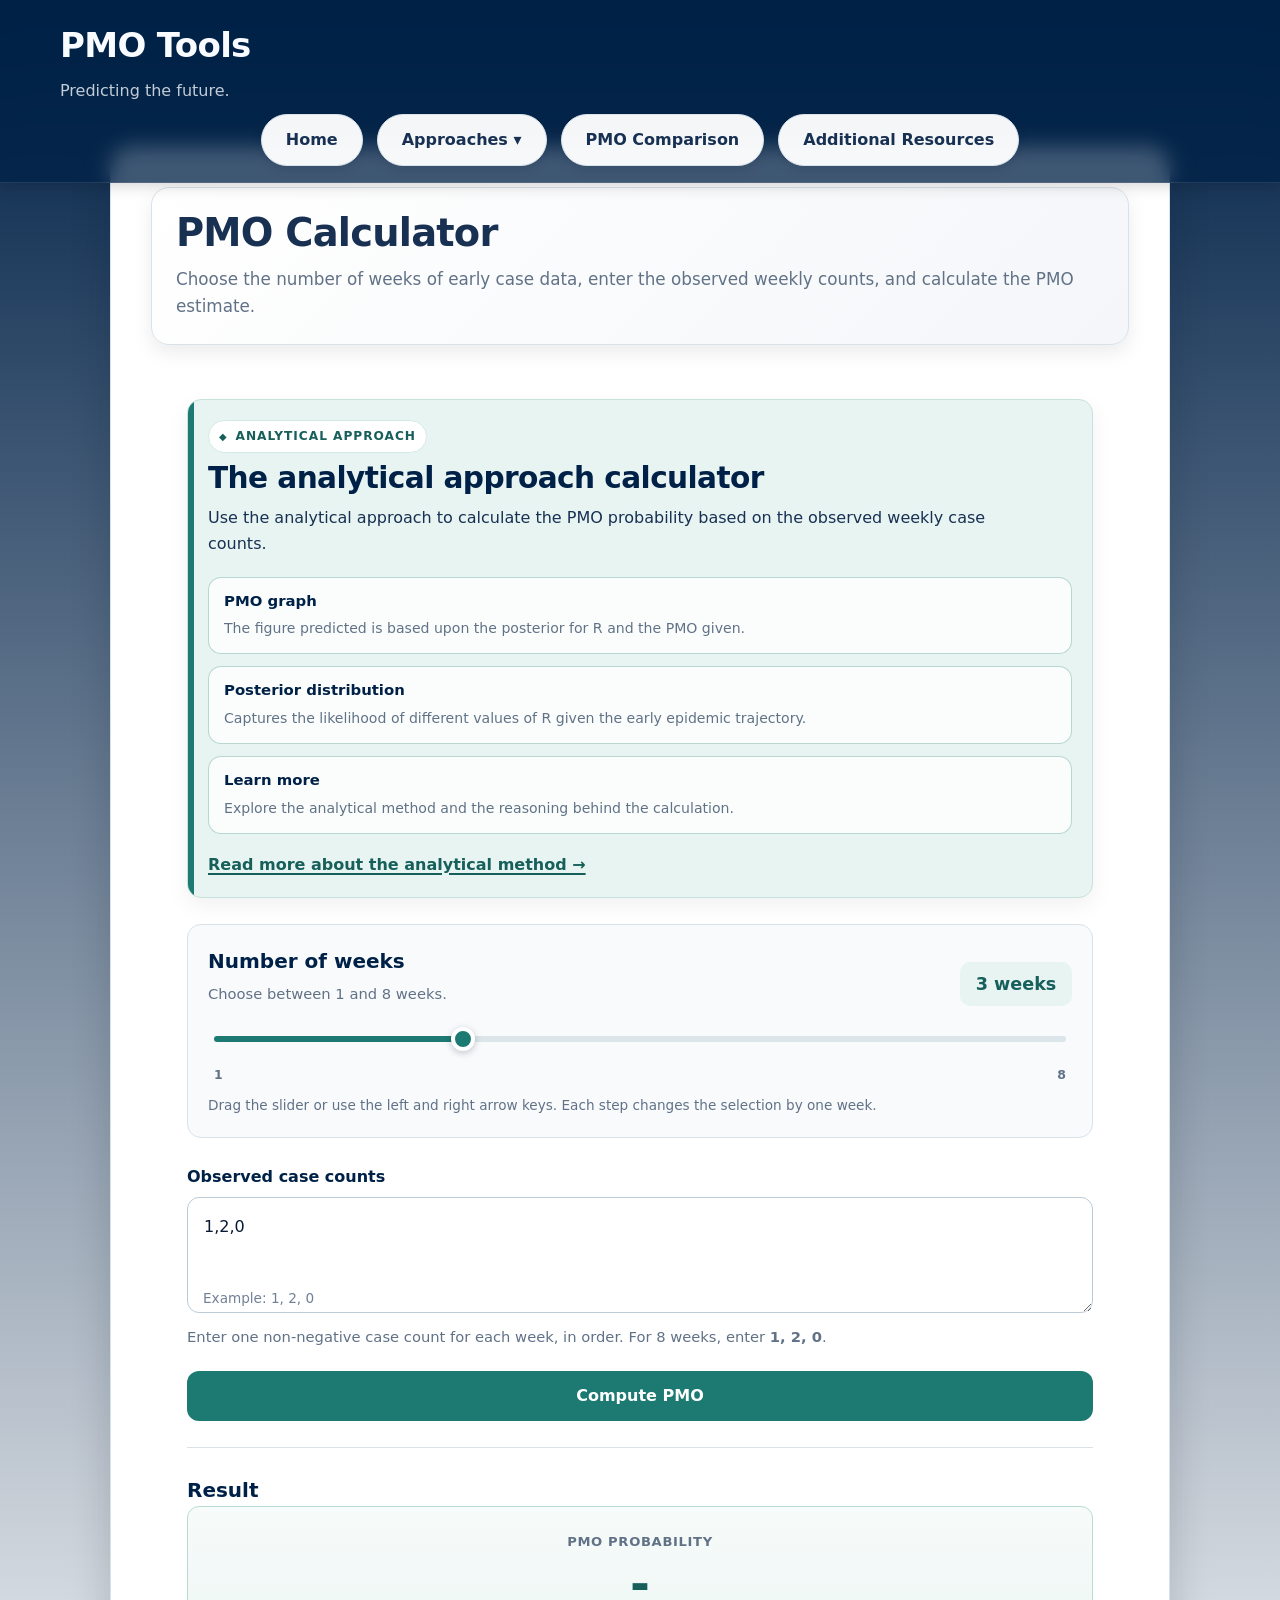
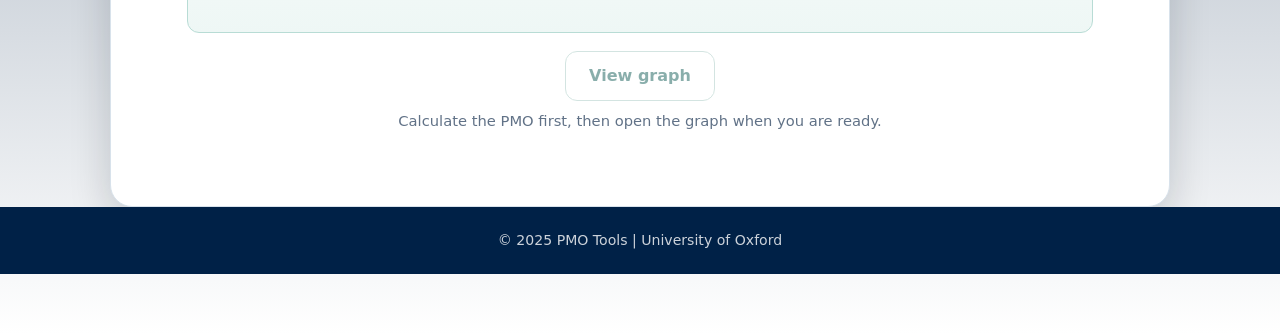
<file: docs/index.html>
<!DOCTYPE html>
<html lang="en">
<head>
  <meta charset="UTF-8" />
  <meta name="viewport" content="width=device-width, initial-scale=1.0" />
  <title>PMO Tools - PMO Calculator</title>
  <link rel="stylesheet" href="https://pyscript.net/releases/2024.1.1/core.css">
  <script type="module" src="https://pyscript.net/releases/2024.1.1/core.js"></script>
  <style>
    :root {
      --navy: #002147;
      --teal: #1d7a73;
      --teal-dark: #165f5a;
      --teal-soft: #e8f4f2;
      --page: #f4f6f9;
      --surface: #ffffff;
      --surface-soft: #f8fafc;
      --text: #183153;
      --text-dark: #081a33;
      --muted: #617287;
      --border: #d8e2eb;
      --focus: rgba(29, 122, 115, 0.22);
      --shadow: 0 14px 32px rgba(2, 14, 30, 0.10);
      --radius-lg: 20px;
      --radius-md: 14px;
    }

    * { box-sizing: border-box; }

    html { scroll-behavior: smooth; }

    body {
      margin: 0;
      font-family: system-ui, -apple-system, BlinkMacSystemFont, "Segoe UI", sans-serif;
      background: linear-gradient(180deg, var(--navy) 0%, #ffffff 100%);
      color: var(--text);
      line-height: 1.6;
      padding-bottom: 60px;
    }

    a { color: inherit; }

    .skip-link {
      position: absolute;
      left: 16px;
      top: -60px;
      z-index: 1000;
      padding: 12px 16px;
      background: #fff;
      color: var(--navy);
      border-radius: 10px;
      font-weight: 700;
      text-decoration: none;
    }

    .skip-link:focus { top: 16px; }

    .site-header {
      width: 100%;
      position: fixed;
      top: 0;
      left: 0;
      z-index: 20;
      background: rgba(0, 33, 71, 0.756);
      backdrop-filter: blur(10px);
      border-bottom: 1px solid rgba(255,255,255,0.10);
      box-shadow: 0 2px 15px rgba(0,0,0,0.18);
    }

    body {
      padding-top: 118px;
    }

    .header-inner {
      max-width: 1200px;
      margin: 0 auto;
      padding: 18px 20px 10px;
      display: flex;
      align-items: center;
      justify-content: space-between;
    }

    .brand {
      color: #fff;
      text-decoration: none;
      min-width: 0;
    }

    .site-brand {
      font-size: 34px;
      font-weight: 700;
      color: #f8fbff;
      letter-spacing: -0.02em;
    }

    .site-tagline {
      margin-top: 6px;
      font-size: 16px;
      color: rgba(248,251,255,0.78);
    }

    .site-nav {
      display: flex;
      justify-content: center;
      gap: 14px;
      padding: 0 20px 16px;
      flex-wrap: wrap;
    }

    .calculator-intro {
      position: relative;
      margin-bottom: 28px;
      padding: 26px 28px 24px 30px;
      background: linear-gradient(135deg, #f8fcfb 0%, #eef7f5 100%);
      border: 1px solid #c8e2dd;
      border-radius: 18px;
      box-shadow: 0 8px 22px rgba(2,14,30,0.06);
      overflow: hidden;
    }

    .calculator-intro::before {
      content: "";
      position: absolute;
      left: 0;
      top: 0;
      bottom: 0;
      width: 6px;
      background: var(--teal);
    }

    .calculator-intro .intro-kicker {
      display: inline-flex;
      align-items: center;
      gap: 8px;
      margin-bottom: 8px;
      padding: 6px 10px;
      border-radius: 999px;
      background: #ffffff;
      border: 1px solid #d4e9e5;
      color: var(--teal-dark);
      font-size: .76rem;
      font-weight: 800;
      letter-spacing: .08em;
      text-transform: uppercase;
    }

    .calculator-intro .intro-kicker::before {
      content: "◆";
      font-size: .62rem;
    }

    .calculator-intro h2 {
      margin: 0;
      color: var(--navy);
      font-size: clamp(1.45rem, 2.5vw, 1.85rem);
      line-height: 1.15;
      letter-spacing: -0.02em;
    }

    .calculator-intro .intro-lead {
      margin: 10px 0 20px;
      max-width: 820px;
      color: var(--text);
      font-size: 1rem;
    }

    .intro-grid {
      display: grid;
      grid-template-columns: repeat(3 minmax(0, 1fr));
      gap: 12px;
      margin-top: 4px;
    }

    .intro-item {
      padding: 14px 15px;
      background: rgba(255,255,255,.78);
      border: 1px solid rgba(177, 211, 205, .9);
      border-radius: 13px;
    }

    .intro-item h3 {
      margin: 0 0 5px;
      color: var(--navy);
      font-size: .93rem;
      line-height: 1.25;
    }

    .intro-item p {
      margin: 0;
      color: var(--muted);
      font-size: .88rem;
      line-height: 1.5;
    }

    .calculator-intro .intro-link {
      display: inline-flex;
      margin-top: 18px;
      color: var(--teal-dark);
      font-weight: 750;
      text-decoration-thickness: 1.5px;
      text-underline-offset: 3px;
    }

    .navblock,
    .dropdown-btn {
      display: inline-block;
      background: rgba(255,255,255,0.96);
      padding: 12px 24px;
      border-radius: 999px;
      border: 1px solid var(--border);
      text-decoration: none;
      color: var(--text);
      font: inherit;
      font-weight: 600;
      box-shadow: 0 4px 12px rgba(2,14,30,0.10);
      transition: transform .2s ease, background .2s ease, color .2s ease, border-color .2s ease;
      cursor: pointer;
    }

    .navblock:hover,
    .dropdown-btn:hover,
    .navblock:focus-visible,
    .dropdown-btn:focus-visible {
      background: #eef4f8;
      border-color: #c6d3df;
      transform: translateY(-2px);
      outline: none;
    }

    .navblock.active {
      background: #e6f3f1;
      color: #1d7a73;
      border-color: rgba(29,122,115,0.25);
    }

    .dropdown { position: relative; }

    .dropdown-menu {
      display: none;
      position: absolute;
      top: calc(100% + 6px);
      left: 50%;
      transform: translateX(-50%);
      min-width: 220px;
      width: auto;
      padding: 8px;
      background: #ffffff;
      border: 1px solid var(--border);
      border-radius: 14px;
      box-shadow: 0 8px 20px rgba(2,14,30,0.08);
      z-index: 1000;
    }

    .dropdown.open .dropdown-menu,
    .dropdown:hover .dropdown-menu,
    .dropdown:focus-within .dropdown-menu { display: block; }

    .dropdown:hover .dropdown-btn,
    .dropdown:focus-within .dropdown-btn {
      background: #eef4f8;
      border-color: #c6d3df;
      transform: translateY(-2px);
    }

    .dropdown-menu a {
      display: block;
      padding: 11px 14px;
      border-radius: 10px;
      color: var(--text);
      text-decoration: none;
      font-weight: 600;
      white-space: nowrap;
      transition: background .2s ease, color .2s ease;
    }

    .dropdown-menu a:hover,
    .dropdown-menu a:focus-visible {
      background: #eef4f8;
      color: #1d7a73;
      outline: none;
    }

    main {
      max-width: 1100px;
      margin: 28px auto 0;
      padding: 0 20px;
    }

    .app-card {
      background: #ffffff;
      padding: 40px;
      border-radius: 22px;
      border: 1px solid var(--border);
      box-shadow: 0 15px 40px rgba(2,14,30,0.18);
    }

    .hero {
      background: linear-gradient(135deg,#ffffff,#f4f6f9);
      border-radius: 18px;
      padding: 24px;
      margin-bottom: 26px;
      border: 1px solid var(--border);
      box-shadow: 0 8px 20px rgba(2,14,30,0.08);
    }

    .eyebrow {
      margin: 0 0 7px;
      color: var(--teal-dark);
      font-size: 12px;
      font-weight: 800;
      letter-spacing: .12em;
      text-transform: uppercase;
    }

    .hero h1 {
      margin: 0;
      font-size: 2.4rem;
      color: var(--text);
      line-height: 1.1;
      letter-spacing: -0.02em;
    }

    .hero p {
      margin: 12px 0 0;
      color: var(--muted);
      font-size: 1.05rem;
      max-width: 900px;
    }

    .calculator {
      padding: 28px 36px 34px;
    }

    .calculator-intro {
      margin-bottom: 26px;
      padding: 20px;
      background: var(--teal-soft);
      border: 1px solid #c7e2dc;
      border-radius: var(--radius-md);
    }
    .calculator-intro p { margin: 8px 0 0; }
    .calculator-intro a { color: var(--teal-dark); font-weight: 700; }

    .section-heading {
      margin: 0;
      color: var(--navy);
      font-size: 1.25rem;
    }

    .helper {
      margin: 5px 0 0;
      color: var(--muted);
      font-size: .92rem;
    }

    .week-card {
      margin-bottom: 26px;
      padding: 20px;
      background: var(--surface-soft);
      border: 1px solid var(--border);
      border-radius: var(--radius-md);
    }

    .week-header {
      display: flex;
      align-items: flex-end;
      justify-content: space-between;
      gap: 20px;
      margin-bottom: 18px;
    }

    .week-value {
      flex: 0 0 auto;
      min-width: 112px;
      padding: 8px 14px;
      border-radius: 10px;
      background: var(--teal-soft);
      color: var(--teal-dark);
      text-align: center;
      font-size: 1.1rem;
      font-weight: 800;
    }

    .slider-wrap { padding: 0 6px; }

    .week-slider {
      width: 100%;
      margin: 0;
      appearance: none;
      -webkit-appearance: none;
      height: 30px;
      background: transparent;
      cursor: pointer;
    }

    .week-slider:focus-visible { outline: 3px solid rgba(29,122,115,.28); outline-offset: 6px; border-radius: 10px; }

    .week-slider::-webkit-slider-runnable-track {
      height: 6px;
      border-radius: 999px;
      background: linear-gradient(90deg, var(--teal) 0%, var(--teal) var(--slider-progress, 28.6%), #dbe5ea var(--slider-progress, 28.6%), #dbe5ea 100%);
    }

    .week-slider::-moz-range-track {
      height: 6px;
      border-radius: 999px;
      background: #dbe5ea;
    }

    .week-slider::-moz-range-progress {
      height: 8px;
      border-radius: 999px;
      background: var(--teal);
    }

    .week-slider::-webkit-slider-thumb {
      appearance: none;
      -webkit-appearance: none;
      width: 24px;
      height: 24px;
      margin-top: -9px;
      border: 4px solid #fff;
      border-radius: 50%;
      background: var(--teal);
      box-shadow: 0 2px 7px rgba(2,14,30,.22);
    }

    .week-slider::-moz-range-thumb {
      width: 20px;
      height: 20px;
      border: 4px solid #fff;
      border-radius: 50%;
      background: var(--teal);
      box-shadow: 0 2px 7px rgba(2,14,30,.22);
    }

    .week-slider:focus-visible::-webkit-slider-thumb {
      box-shadow: 0 0 0 5px var(--focus), 0 2px 7px rgba(2,14,30,.22);
    }

    .week-slider:focus-visible::-moz-range-thumb {
      box-shadow: 0 0 0 5px var(--focus), 0 2px 7px rgba(2,14,30,.22);
    }

    .slider-labels {
      display: flex;
      justify-content: space-between;
      margin-top: 4px;
      color: var(--muted);
      font-size: .78rem;
      font-weight: 650;
    }

    .slider-hint {
      margin: 10px 0 0;
      color: var(--muted);
      font-size: .85rem;
    }

    .field { margin-bottom: 22px; }

    .field-label {
      display: block;
      margin-bottom: 7px;
      color: var(--navy);
      font-size: 1rem;
      font-weight: 750;
    }

    .counts-entry {
      position: relative;
    }

    .counts-entry textarea {
      min-height: 116px;
      padding: 16px 16px 34px;
      line-height: 1.65;
      border: 1px solid #bccbd8;
      background: #fff;
    }

    .counts-example {
      position: absolute;
      left: 16px;
      bottom: 11px;
      color: #718096;
      font-size: .85rem;
      pointer-events: none;
    }

    .counts-entry textarea:focus + .counts-example {
      opacity: .35;
    }

    textarea {
      width: 100%;
      min-height: 92px;
      padding: 13px 14px;
      border: 1px solid #c8d5df;
      border-radius: 12px;
      background: #fff;
      color: var(--text-dark);
      font: inherit;
      resize: vertical;
    }

    textarea:focus-visible {
      outline: 3px solid var(--focus);
      border-color: var(--teal);
    }

    .compute-row {
      margin-top: 4px;
      margin-bottom: 26px;
    }

    #compute-pmo-button {
      width: 100%;
      min-height: 50px;
      border: 0;
      border-radius: 12px;
      background: var(--teal);
      color: #fff;
      font: inherit;
      font-weight: 800;
      font-size: 1rem;
      cursor: pointer;
      transition: background .15s ease, transform .15s ease, box-shadow .15s ease;
    }

    #compute-pmo-button:hover { background: var(--teal-dark); }

    #compute-pmo-button:focus-visible {
      outline: 3px solid var(--focus);
      outline-offset: 2px;
    }

    #compute-pmo-button:active { transform: translateY(1px); }

    .results-panel {
      border-top: 1px solid var(--border);
      padding-top: 26px;
    }

    .results-top {
      display: grid;
      grid-template-columns: minmax(0, 1fr) minmax(180px, 240px);
      gap: 14px;
      margin-top: 16px;
    }

    .result-box {
      padding: 16px;
      background: var(--surface-soft);
      border: 1px solid var(--border);
      border-radius: 12px;
    }

    .result-box label {
      display: block;
      margin-bottom: 7px;
      color: var(--muted);
      font-size: .8rem;
      font-weight: 750;
      text-transform: uppercase;
      letter-spacing: .05em;
    }

    output {
      display: block;
      color: var(--text-dark);
      font-weight: 650;
      overflow-wrap: anywhere;
    }

    #pmo-value-output {
      font-size: 1.35rem;
      color: var(--teal-dark);
    }

    .plot-section { margin-top: 24px; }

    .plot-title {
      margin: 0 0 10px;
      color: var(--navy);
      font-size: 1.05rem;
    }

    .plot-container {
      min-height: 330px;
      display: flex;
      align-items: center;
      justify-content: center;
      padding: 16px;
      background: #fff;
      border: 1px solid var(--border);
      border-radius: 14px;
      overflow: hidden;
    }

    #pmo-plot-image {
      display: block;
      width: 100%;
      max-width: 920px;
      height: auto;
      border-radius: 10px;
    }

    #pmo-plot-placeholder {
      max-width: 460px;
      margin: auto;
      text-align: center;
      color: var(--muted);
      padding: 42px 20px;
    }

    .accessibility-note {
      margin-top: 18px;
      padding: 12px 14px;
      border-left: 3px solid var(--teal);
      background: var(--teal-soft);
      border-radius: 0 10px 10px 0;
      color: var(--text);
      font-size: .9rem;
    }

    .site-footer {
      margin-top: 0;
      padding: 22px 20px;
      background: var(--navy);
      color: rgba(255,255,255,.8);
      text-align: center;
      font-size: .88rem;
    }

    .site-footer p { margin: 0; }

    .sr-only {
      position: absolute;
      width: 1px;
      height: 1px;
      padding: 0;
      margin: -1px;
      overflow: hidden;
      clip: rect(0,0,0,0);
      white-space: nowrap;
      border: 0;
    }

    .result-value-box {
      text-align: center;
      padding: 24px 20px;
      background: linear-gradient(180deg, #f7fbfa 0%, #eef7f5 100%);
      border-color: #b8dcd5;
    }
    .result-label {
      display: block;
      margin-bottom: 6px;
      color: var(--muted);
      font-size: .82rem;
      font-weight: 800;
      letter-spacing: .05em;
      text-transform: uppercase;
    }
    #pmo-value-output {
      display: block;
      color: var(--teal-dark);
      font-size: clamp(2rem, 5vw, 3rem);
      line-height: 1.05;
      font-weight: 850;
    }
    .graph-action { margin-top: 18px; text-align: center; }
    .secondary-button {
      min-height: 48px;
      min-width: 150px;
      padding: 11px 18px;
      border: 1px solid #a9cbc4;
      border-radius: 12px;
      background: #fff;
      color: var(--teal-dark);
      font: inherit;
      font-weight: 800;
      cursor: pointer;
    }
    .secondary-button:hover:not(:disabled) { background: #eef7f5; border-color: #8dbdb4; }
    .secondary-button:focus-visible { outline: 3px solid var(--focus); outline-offset: 2px; }
    .secondary-button:disabled { opacity: .5; cursor: not-allowed; }
    .graph-action .helper { margin: 8px auto 0; max-width: 560px; }
    .plot-section.is-hidden { display: none; }
    .plot-subtitle { margin: -2px 0 10px; color: var(--muted); font-size: .92rem; }
    .sr-only { position: absolute !important; width: 1px !important; height: 1px !important; padding: 0 !important; margin: -1px !important; overflow: hidden !important; clip: rect(0,0,0,0) !important; white-space: nowrap !important; border: 0 !important; }

    @media (max-width: 720px) {
      .site-nav { gap: 10px; }
      .dropdown-menu { left: 0; transform: none; min-width: 210px; }
      .header-inner { padding-top: 14px; padding-bottom: 10px; }
      .site-brand { font-size: 24px; }
      .app-card { padding: 22px; }
      .hero h1 { font-size: 1.7rem; }
      .hero p { font-size: .98rem; }
      .calculator-intro { padding: 22px 20px 20px 24px; }
      .intro-grid { grid-template-columns: 1fr; }
    }

    @media (prefers-reduced-motion: reduce) {
      *, *::before, *::after { scroll-behavior: auto !important; transition-duration: .01ms !important; }
    }
  </style>
</head>
<body>
  <a class="skip-link" href="#main-content">Skip to calculator</a>

  <header class="site-header">
    <div class="header-inner">
      <a class="brand" href="index.html" aria-label="PMO Tools home">
        <div class="site-brand">PMO Tools</div>
        <div class="site-tagline">Predicting the future.</div>
      </a>
    </div>

    <nav class="site-nav" aria-label="Primary">

  <a href="index.html" class="navblock">Home</a>

  <div class="dropdown">

    <button
      class="navblock dropdown-btn"
      type="button"
      aria-haspopup="true"
      aria-expanded="false">
      Approaches ▾
    </button>

    <div class="dropdown-menu">
      <a href="approaches.html">Approaches</a>
      <a href="Analyticalmeth.html">Analytical</a>
      <a href="trajapproach.html">Trajectory</a>
      <a href="ML.html">Machine Learning</a>
    </div>

  </div>

  <a href="PMO.html" class="navblock">PMO Comparison</a>

  <a href="Additional.html" class="navblock">Additional Resources</a>

</nav>
  </header>

<main id="main-content">
    <section class="app-card" aria-labelledby="app-title">
      <header class="hero">
        <h1 id="app-title">PMO Calculator</h1>
        <p>Choose the number of weeks of early case data, enter the observed weekly counts, and calculate the PMO estimate.</p>
      </header>

      <div class="calculator">
        <div class="calculator-intro">
          <div class="intro-kicker">Analytical approach</div>
          <h2>The analytical approach calculator</h2>
          <p class="intro-lead">Use the analytical approach to calculate the PMO probability based on the observed weekly case counts.</p>

          <div class="intro-grid">
            <article class="intro-item">
              <h3>PMO graph</h3>
              <p>The figure predicted is based upon the posterior for R and the PMO given.</p>
            </article>
            <article class="intro-item">
              <h3>Posterior distribution</h3>
              <p>Captures the likelihood of different values of R given the early epidemic trajectory.</p>
            </article>
            <article class="intro-item">
              <h3>Learn more</h3>
              <p>Explore the analytical method and the reasoning behind the calculation.</p>
            </article>
          </div>

          <a class="intro-link" href="Analyticalmeth.html">Read more about the analytical method →</a>
        </div>

        <form id="pmo-form">
          <section class="week-card" aria-labelledby="weeks-title">
            <div class="week-header">
              <div>
                <h2 id="weeks-title" class="section-heading">Number of weeks</h2>
                <p class="helper">Choose between 1 and 8 weeks.</p>
              </div>
              <output id="n-weeks-value" class="week-value" aria-live="polite">8 weeks</output>
            </div>
            <label class="sr-only" for="n-weeks-slider">Number of weeks, from 1 to 8</label>
            <div class="slider-wrap">
              <input id="n-weeks-slider" name="n_weeks" class="week-slider" type="range" min="1" max="8" step="1" value="3" aria-describedby="weeks-help" />
              <div class="slider-labels" aria-hidden="true"><span>1</span><span>8</span></div>
            </div>
            <p id="weeks-help" class="slider-hint">Drag the slider or use the left and right arrow keys. Each step changes the selection by one week.</p>
          </section>

          <!-- Retained as a hidden default because the calculator backend expects nR. -->
          <input id="r-grid-slider" name="nR" type="hidden" value="4000" />
          <span id="r-grid-value" hidden>4000</span>

          <div class="field">
            <label class="field-label" for="observed-counts-input">Observed case counts</label>
            <div class="counts-entry">
              <textarea
                id="observed-counts-input"
                name="observed_counts"
                rows="1"
                inputmode="numeric"
                autocomplete="off"
                spellcheck="false"
                placeholder="Example: 1, 2, 0"
                aria-describedby="counts-help"
              >1,2,0</textarea>
              <div class="counts-example" aria-hidden="true">Example: 1, 2, 0</div>
            </div>
            <p id="counts-help" class="helper">Enter one non-negative case count for each week, in order. For 8 weeks, enter <strong>1, 2, 0</strong>.</p>
          </div>

          <div class="compute-row">
            <button id="compute-pmo-button" type="button" py-click="compute_pmo">Compute PMO</button>
          </div>

          <section class="results-panel" aria-labelledby="results-title" aria-live="polite">
            <h2 id="results-title" class="section-heading">Result</h2>

            <div class="result-box result-value-box">
              <span class="result-label">PMO probability</span>
              <output id="pmo-value-output" name="pmo_value" aria-live="polite">-</output>
            </div>

            <output id="pmo-result-output" name="pmo_result" class="sr-only">Results will appear here after computation.</output>

            <div class="graph-action" aria-live="polite">
              <button id="view-graph-button" type="button" class="secondary-button" disabled aria-controls="pmo-plot-container" aria-expanded="false">View graph</button>
              <p class="helper">Calculate the PMO first, then open the graph when you are ready.</p>
            </div>

            <div class="plot-section is-hidden" id="graph-section">
              <h3 class="plot-title" id="plot-title">PMO and posterior</h3>
              <p class="plot-subtitle">Visualisation of the PMO calculation across the R range.</p>
              <div id="pmo-plot-container" class="plot-container" aria-labelledby="plot-title">
                <img id="pmo-plot-image" alt="PMO and posterior plot generated from the selected weekly case counts" />
                <div id="pmo-plot-placeholder">The graph will appear here after you calculate the result.</div>
              </div>
            </div>

            
          </section>
        </form>
      </div>
    </section>
  </main>

  <footer class="site-footer">
    <p>&copy; 2025 PMO Tools | University of Oxford</p>
  </footer>

  <script>
    (function () {
      const slider = document.getElementById('n-weeks-slider');
      const value = document.getElementById('n-weeks-value');

      function updateSliderUI() {
        if (!slider || !value) return;
        const min = Number(slider.min) || 1;
        const max = Number(slider.max) || 8;
        const current = Number(slider.value) || min;
        const progress = ((current - min) / (max - min)) * 100;
        slider.style.setProperty('--slider-progress', progress + '%');
        value.textContent = current + (current === 1 ? ' week' : ' weeks');
      }

      if (slider) {
        slider.addEventListener('input', updateSliderUI);
        slider.addEventListener('change', updateSliderUI);
        updateSliderUI();
      }

      document.querySelectorAll('.dropdown').forEach(function (dropdown) {
        const button = dropdown.querySelector('.dropdown-btn');
        if (!button) return;
        button.addEventListener('click', function (event) {
          event.stopPropagation();
          const willOpen = !dropdown.classList.contains('open');
          document.querySelectorAll('.dropdown.open').forEach(function (openDropdown) {
            openDropdown.classList.remove('open');
            const b = openDropdown.querySelector('.dropdown-btn');
            if (b) b.setAttribute('aria-expanded', 'false');
          });
          dropdown.classList.toggle('open', willOpen);
          button.setAttribute('aria-expanded', String(willOpen));
        });
        dropdown.addEventListener('keydown', function (event) {
          if (event.key === 'Escape') {
            dropdown.classList.remove('open');
            button.setAttribute('aria-expanded', 'false');
            button.focus();
          }
        });
      });

      document.addEventListener('click', function (event) {
        if (!event.target.closest('.dropdown')) {
          document.querySelectorAll('.dropdown.open').forEach(function (dropdown) {
            dropdown.classList.remove('open');
            dropdown.querySelector('.dropdown-btn').setAttribute('aria-expanded', 'false');
          });
        }
      });
      const resultOutput = document.getElementById('pmo-value-output');
      const viewGraphButton = document.getElementById('view-graph-button');
      const graphSection = document.getElementById('graph-section');

      if (resultOutput && viewGraphButton) {
        const observer = new MutationObserver(function () {
          const ready = (resultOutput.textContent || '').trim() !== '' && (resultOutput.textContent || '').trim() !== '-';
          viewGraphButton.disabled = !ready;
        });
        observer.observe(resultOutput, { childList: true, characterData: true, subtree: true });
      }

      if (viewGraphButton && graphSection) {
        viewGraphButton.addEventListener('click', function () {
          const opening = graphSection.classList.contains('is-hidden');
          graphSection.classList.toggle('is-hidden', !opening);
          viewGraphButton.setAttribute('aria-expanded', String(opening));
          viewGraphButton.textContent = opening ? 'Hide graph' : 'View graph';
          if (opening) graphSection.scrollIntoView({ behavior: 'smooth', block: 'start' });
        });
      }

    })();
  </script>

  <script type="py" src="analytical.py" config="./pyscript.json"></script>
</body>
</html>
</file>
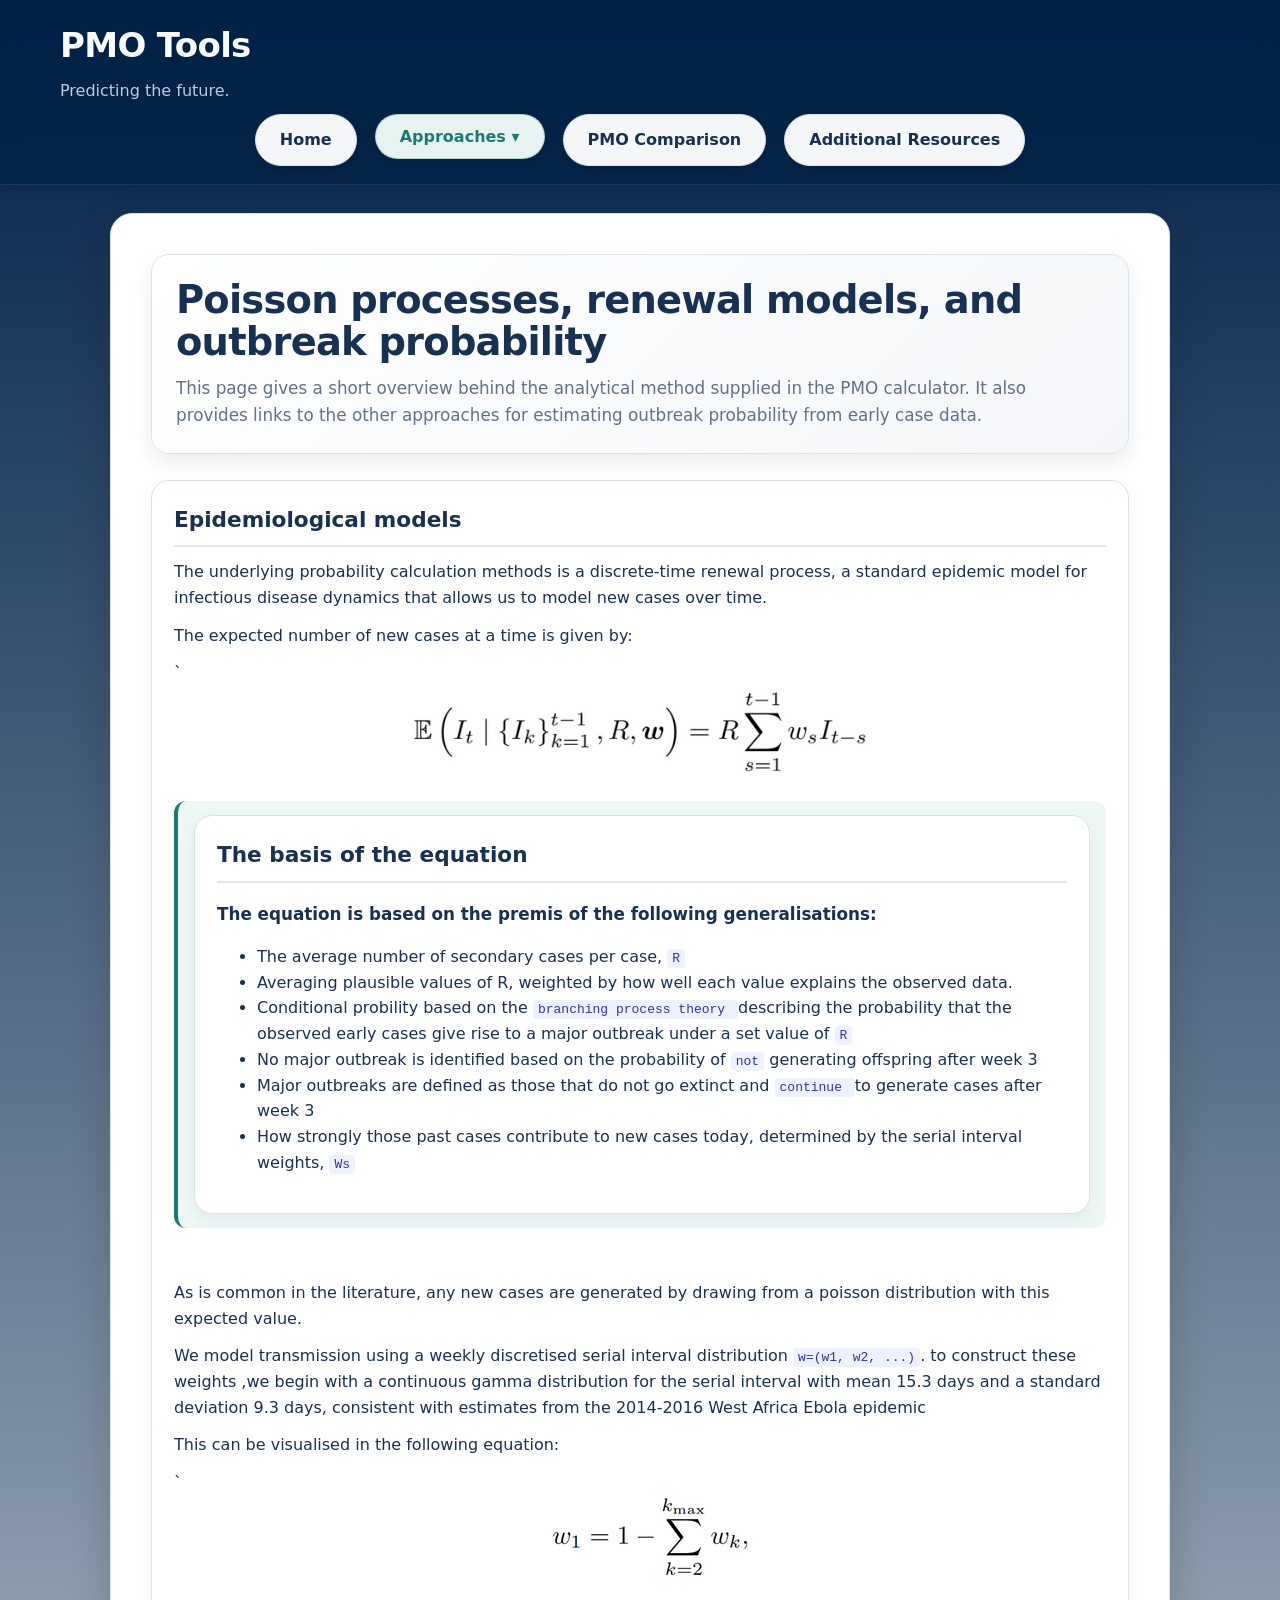
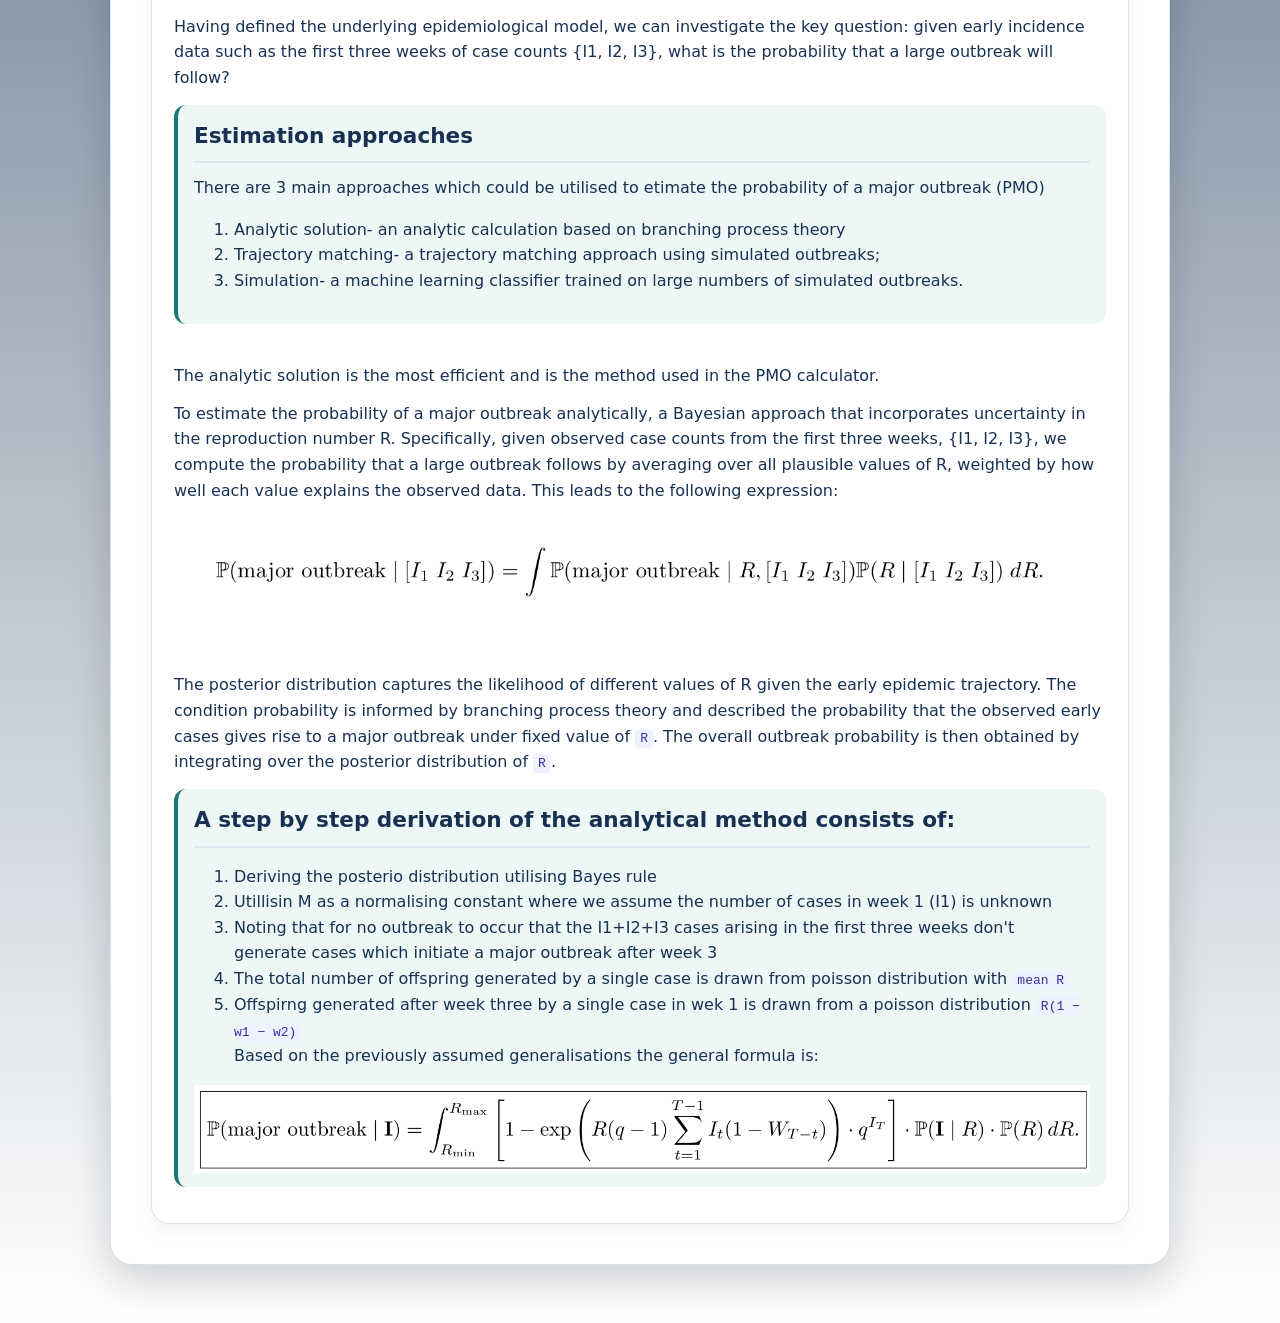
<file: docs/Analyticalmeth.html>
<!DOCTYPE html>
<html lang="en">
<head>
  <meta charset="UTF-8" />
  <meta name="viewport" content="width=device-width, initial-scale=1.0" />
  <title>PMO Tools — Home</title>

<style>
  :root {
    /* Core palette */
    --bg: #002147;              /* Oxford blue */
    --bg-2: #ffffff;           /* Deep navy */
    --panel: #f4f6f9;          /* Light grey */
    --panel-strong: #ffffff;   /* White */
    --primary: #1d7a73;        /* Green accent */
    --primary-hover: #165f5a;  /* Green hover */
    --text: #183153;           /* Dark blue text */
    --text-dark: #081a33;      /* Extra-deep blue */
    --text-inverse: #f8fbff;   /* Near-white text */
    --muted: #617287;          /* Muted slate */
    --border: #d8e2eb;        /* Soft border */
    --radius: 18px;

    /* UI surfaces */
    --title-bg: linear-gradient(135deg, #ffffff, #f4f6f9);
    --nav-bg: rgba(0, 33, 71, 0.756);
    --soft: #eef4f8;
    --soft-2: #e6f3f1;

    /* Shadows */
    --shadow: 0 15px 40px rgba(2, 14, 30, 0.18);
    --shadow-soft: 0 8px 20px rgba(2, 14, 30, 0.08);
  }

  * {
    box-sizing: border-box;
  }

  body {
    margin: 0;
    font-family: system-ui, -apple-system, BlinkMacSystemFont, "Segoe UI", sans-serif;
    background: linear-gradient(180deg, var(--bg) 0%, var(--bg-2) 100%);
    color: var(--text);
    line-height: 1.6;
    padding-bottom: 60px;
  }

  .site-header {
    width: 100%;
    position: sticky;
    top: 0;
    z-index: 20;
    background: var(--nav-bg);
    backdrop-filter: blur(10px);
    border-bottom: 1px solid rgba(255, 255, 255, 0.10);
    box-shadow: 0 2px 15px rgba(0, 0, 0, 0.18);
  }

  .header-inner {
    max-width: 1200px;
    margin: 0 auto;
    padding: 18px 20px 10px;
    display: flex;
    align-items: center;
    justify-content: space-between;
  }

  .site-brand {
    font-size: 34px;
    font-weight: 700;
    color: var(--text-inverse);
    letter-spacing: -0.02em;
  }

  .site-tagline {
    margin-top: 6px;
    font-size: 16px;
    color: rgba(248, 251, 255, 0.78);
  }

  .site-nav {
    display: flex;
    justify-content: center;
    gap: 18px;
    padding: 0 20px 18px;
    flex-wrap: wrap;
  }

  .navblock {
    display: inline-block;
    background: rgba(255, 255, 255, 0.96);
    padding: 12px 24px;
    border-radius: 999px;
    border: 1px solid var(--border);
    text-decoration: none;
    color: var(--text);
    font-weight: 600;
    box-shadow: 0 4px 12px rgba(2, 14, 30, 0.10);
    transition: transform 0.2s ease, background 0.2s ease, color 0.2s ease, border-color 0.2s ease;
  }

  .navblock:hover,
  .navblock:focus-visible {
    background: var(--soft);
    border-color: #c6d3df;
    transform: translateY(-2px);
    outline: none;
  }

  .navblock.active {
    background: var(--soft-2);
    color: var(--primary);
    border-color: rgba(29, 122, 115, 0.25);
  }

  main {
    max-width: 1100px;
    margin: 28px auto 0;
    padding: 0 20px;
  }

  .app-card {
    background: var(--panel-strong);
    padding: 40px;
    border-radius: 22px;
    border: 1px solid var(--border);
    box-shadow: var(--shadow);
  }

  .title-banner {
    background: var(--title-bg);
    border-radius: 18px;
    padding: 24px;
    margin-bottom: 26px;
    border: 1px solid var(--border);
    box-shadow: var(--shadow-soft);
  }

  .title-banner h1 {
    margin: 0;
    font-size: 2.4rem;
    color: var(--text);
    line-height: 1.1;
    letter-spacing: -0.02em;
  }

  .title-banner p {
    margin: 12px 0 0;
    color: var(--muted);
    font-size: 1.05rem;
    max-width: 900px;
  }

  .grid {
    display: grid;
    grid-template-columns: 1.1fr 0.9fr;
    gap: 20px;
    margin-top: 22px;
  }

  .section-card {
    background: #ffffff;
    border: 1px solid var(--border);
    border-radius: 18px;
    padding: 22px;
    box-shadow: 0 8px 20px rgba(2, 14, 30, 0.05);
  }

  .section-card h2 {
    margin: 0 0 12px;
    font-size: 1.35rem;
    color: var(--text);
    border-bottom: 2px solid #dee6ee;
    padding-bottom: 8px;
  }

  .section-card h3 {
    margin: 18px 0 10px;
    font-size: 1.05rem;
    color: var(--text);
  }

  p {
    margin: 0 0 12px;
  }

  .muted {
    color: var(--muted);
  }

  .formula {
    background: #f8fbff;
    border: 1px solid #dde6ef;
    border-radius: 14px;
    padding: 14px 16px;
    font-family: ui-monospace, SFMono-Regular, Menlo, Monaco, Consolas, "Liberation Mono", monospace;
    overflow-x: auto;
    white-space: pre-wrap;
    color: #ffffff;
    margin: 12px 0;
  }

  .highlight {
    background: #edf7f6;
    border-left: 4px solid var(--primary);
    padding: 14px 16px;
    border-radius: 12px;
    margin: 14px 0;
  }

  .content-list {
    margin: 0;
    padding-left: 20px;
  }

  .content-list li {
    margin: 8px 0;
  }

  .link-row {
    display: flex;
    flex-wrap: wrap;
    gap: 12px;
    margin-top: 18px;
  }

    button {
      background: var(--primary);
      border: none;
      padding: 14px 28px;
      border-radius: 14px;
      color: white;
      font-size: 17px;
      font-weight: 600;
      cursor: pointer;
      transition: background 0.2s ease, transform 0.2s ease;
    }

    button:hover,
    button:focus-visible {
      background: var(--primary-hover);
      transform: translateY(-2px);
      outline: none;
    }

    button:disabled {
      background: #9ca3af;
      cursor: not-allowed;
      transform: none;

      border: none;
      border-radius: var(--radius);
      background: var(--primary);
      color: white;
      padding: 12px 18px;
      font: inherit;
      font-weight: 600;
      cursor: pointer;
      transition: background 0.15s ease;
    }

    button:hover { background: var(--primary-hover); }
    button:disabled {
      background: #9ca3af;
      cursor: not-allowed;

    }

  .small-box {
    background: #fafcff;
    border: 1px solid var(--border);
    border-radius: 14px;
    padding: 16px;
    margin-bottom: 14px;
  }

  .small-box strong {
    color: var(--text);
  }

  footer {
    margin-top: 24px;
    text-align: center;
    color: rgba(248, 251, 255, 0.72);
    font-size: 0.95rem;
  }

  code {
    background: #eef2ff;
    color: #3730a3;
    padding: 2px 5px;
    border-radius: 4px;
  }

  /* Approaches dropdown */
  .dropdown {
    position: relative;
    display: inline-block;
  }

  .dropdown-btn {
    appearance: none;
    -webkit-appearance: none;
    font-family: inherit;
    font-size: inherit;
    cursor: pointer;
    margin: 0;
  }

  .dropdown-menu {
    display: none;
    position: absolute;
    top: calc(100% + 6px);
    left: 50%;
    transform: translateX(-50%);
    min-width: 220px;
    padding: 8px;
    background: #ffffff;
    border: 1px solid var(--border);
    border-radius: 14px;
    box-shadow: var(--shadow-soft);
    z-index: 1000;
  }

  .dropdown-menu a {
    display: block;
    padding: 11px 14px;
    border-radius: 10px;
    color: var(--text);
    text-decoration: none;
    font-weight: 600;
    white-space: nowrap;
    transition: background 0.2s ease, color 0.2s ease;
  }

  .dropdown-menu a:hover,
  .dropdown-menu a:focus-visible {
    background: var(--soft);
    color: var(--primary);
    outline: none;
  }

  .dropdown:hover .dropdown-menu,
  .dropdown:focus-within .dropdown-menu {
    display: block;
  }


  .dropdown-btn.active {
    background: var(--soft-2);
    color: var(--primary);
    border-color: rgba(29, 122, 115, 0.25);
  }

  .dropdown:hover .dropdown-btn,
  .dropdown:focus-within .dropdown-btn {
    background: var(--soft);
    border-color: #c6d3df;
    transform: translateY(-2px);
  }

  @media (max-width: 860px) {
    .grid {
      grid-template-columns: 1fr;
    }
  }

  @media (max-width: 720px) {
    .site-nav {
      gap: 10px;
    }

    .dropdown-menu {
      left: 0;
      transform: none;
      min-width: 210px;
    }

    .header-inner {
      padding-top: 14px;
      padding-bottom: 10px;
    }

    .site-brand {
      font-size: 24px;
    }

    .app-card {
      padding: 22px;
    }

    .title-banner h1 {
      font-size: 1.7rem;
    }

    .title-banner p {
      font-size: 0.98rem;
    }
    .site-footer {
    background: var(--nav-bg);   /* Same colour as the PMO Tools header */
    color: var(--text-inverse);
    display: flex;
    justify-content: space-between;
    align-items: center;
    padding: 20px 40px;
    margin-top: 50px;
    border-top: 1px solid rgba(255,255,255,0.15);
}

.footer-left,
.footer-right {
    width: 120px;
}

.footer-left img,
.footer-right img {
    max-width: 100%;
    height: 70px;
    object-fit: contain;
}

.footer-centre {
    flex: 1;
    text-align: center;
    font-size: 0.95rem;
}

.footer-centre p {
    margin: 0;
    color: rgba(29, 17, 89, 0.8);
}
  }
</style>
</head>

<body>
  <header class="site-header">
    <div class="header-inner">
      <div>
        <div class="site-brand">PMO Tools</div>
        <div class="site-tagline">Predicting the future.</div>
      </div>
    </div>

    <nav class="site-nav" aria-label="Primary">
      <a href="index.html" class="navblock">Home</a>
      <div class="dropdown">
        <button class="navblock dropdown-btn active" type="button" aria-haspopup="true" aria-expanded="false">
          Approaches ▾
        </button>
        <div class="dropdown-menu">
          <a href="Analyticalmeth.html">Analytical</a>
          <a href="Trajectorymeth.html">Trajectory</a>
          <a href="ML.html">Machine Learning</a>
        </div>
      </div>
          <a href="PMO.html" class="navblock">PMO Comparison</a>
        </div>
      </div>
      <a href="Additional.html" class="navblock">Additional Resources</a>
    </nav>
  </header>

  <main>
    <section class="app-card" aria-labelledby="home-title">
      <div class="title-banner">
        <h1 id="home-title">Poisson processes, renewal models, and outbreak probability</h1>
        <p>
          This page gives a short overview behind the analytical method supplied in the PMO calculator. It also provides links to the other approaches for estimating outbreak probability from early case data.
        </p>
      </div>
           
        <article class="section-card">
          
          <h2>Epidemiological models</h2>
          <p>
           The underlying probability calculation methods is a discrete-time renewal process, a standard epidemic model for infectious disease dynamics that allows us to model new cases over time.
           <p>
           The expected number of new cases at a time is given by: 
          </p>
          <p>
          <article class="card">
          ` <img src="eq1.png" alt="Equation 1" style="display: block; margin: auto; max-width: 50%;">
            </div>
        </article>
    
          
          <p>
            <div class="highlight">
                <section class="section-card">       
            <h2>The basis of the equation </h2>
            <h3> The equation is based on the premis of the following generalisations:</h3>
          </p>
          
          <p>
          <ul>
            <li>The average number of secondary cases per case, <code>R</code></li>
            <li>Averaging plausible values of R, weighted by how well each value explains the observed data.</li>
            <li>Conditional probility based on the <code> branching process theory </code> describing the probability that the observed early cases give rise to a major outbreak under a set value of <code>R</code></li>
            <li>No major outbreak is identified based on the probability of <code>not</code> generating offspring after week 3 </li>
            <li> Major outbreaks are defined as those that do not go extinct and <code> continue </code> to generate cases after week 3</li>
            <li> How strongly those past cases contribute to new cases today, determined by the serial interval weights, <code>Ws</code></li>
            
          </ul>
          </div>
            
            </div>
</div>
          </p>
          <p>
            <br>
            <div>
            </div>
            <p>   As is common in the literature, any new cases are generated by drawing from a poisson distribution with this expected value.
          </p>
          <p>
            We model transmission using a weekly discretised serial interval distribution <code>w=(w1, w2, ...)</code>.
            to construct these weights ,we begin with a continuous gamma distribution for the serial interval with mean 15.3 days and a standard deviation 9.3 days, consistent with estimates from the 2014-2016 West Africa Ebola epidemic 
          </p>
          <p> This can be visualised in the following equation: </p>
          <article class="card">
          ` <img src="eq3.png" alt="Equation 3" style="display: block; margin: auto; max-width: 50%;">
    
        </article>
        <br>
        <p>Having defined the underlying epidemiological model, we can investigate the key question: given early incidence data such as the first three
            weeks of case counts {I1, I2, I3}, what is the probability that a large outbreak will follow? </p>
            <div class="highlight">
            <h2>Estimation approaches</h2>
            <p> There are 3 main approaches which could be utilised to etimate the probability of a major outbreak (PMO)</p>
            <ol>
              <li> Analytic solution- an analytic calculation based on branching process theory
              <li> Trajectory matching- a trajectory matching approach using simulated outbreaks;</li>
              <li> Simulation- a machine learning classifier trained on large numbers of simulated outbreaks.</li>
            </ol>
        </div>
        <br>
        <p> The analytic solution is the most efficient and is the method used in the PMO calculator.
        <p>To estimate the probability of a major outbreak analytically, a Bayesian approach that incorporates uncertainty in the reproduction number R. Specifically, given observed case counts from the first three weeks, {I1, I2, I3},
we compute the probability that a large outbreak follows by averaging over all plausible values of R, weighted by
how well each value explains the observed data.
This leads to the following expression:
</p>
        <article class="card">
            <img src="eqC.png" alt="Equation C" style="display: block; margin: 3%; max-width: 91%;">
            </article>
            <br>
          <p>
<P> The posterior distribution captures the likelihood of different values of R given the early epidemic trajectory. The condition probability is informed by branching process theory and described the probability that the observed early cases gives rise to a major outbreak under fixed value of <code>R</code>. The overall outbreak probability is then obtained by integrating over the posterior distribution of <code>R</code>.</P
          </p>
          <div class="highlight">
          <h2>A step by step derivation of the analytical method consists of:</h2>
            <ol>
                <li>Deriving the posterio distribution utilising Bayes rule
                <li>Utillisin M as a normalising constant where we assume the number of cases in week 1 (I1) is unknown </li>
                <li> Noting that for no outbreak to occur that the I1+I2+I3 cases arising in the first three weeks don't generate cases which initiate a major outbreak after week 3 </li>
                <li>The total number of offspring generated by a single case is drawn from poisson distribution with <code> mean R</code></li>
                <li>Offspirng generated after week three by a single case in wek 1 is drawn from a poisson distribution <code>R(1 − w1 − w2)</code></li>
                <p> Based on the previously assumed generalisations the general formula is: </p></li>
                </ol>
              
        <article class="card">
               <img src="eqD.png" alt="Equation D" style="display: block; margin: auto; max-width: 100%;"></div>
</file>
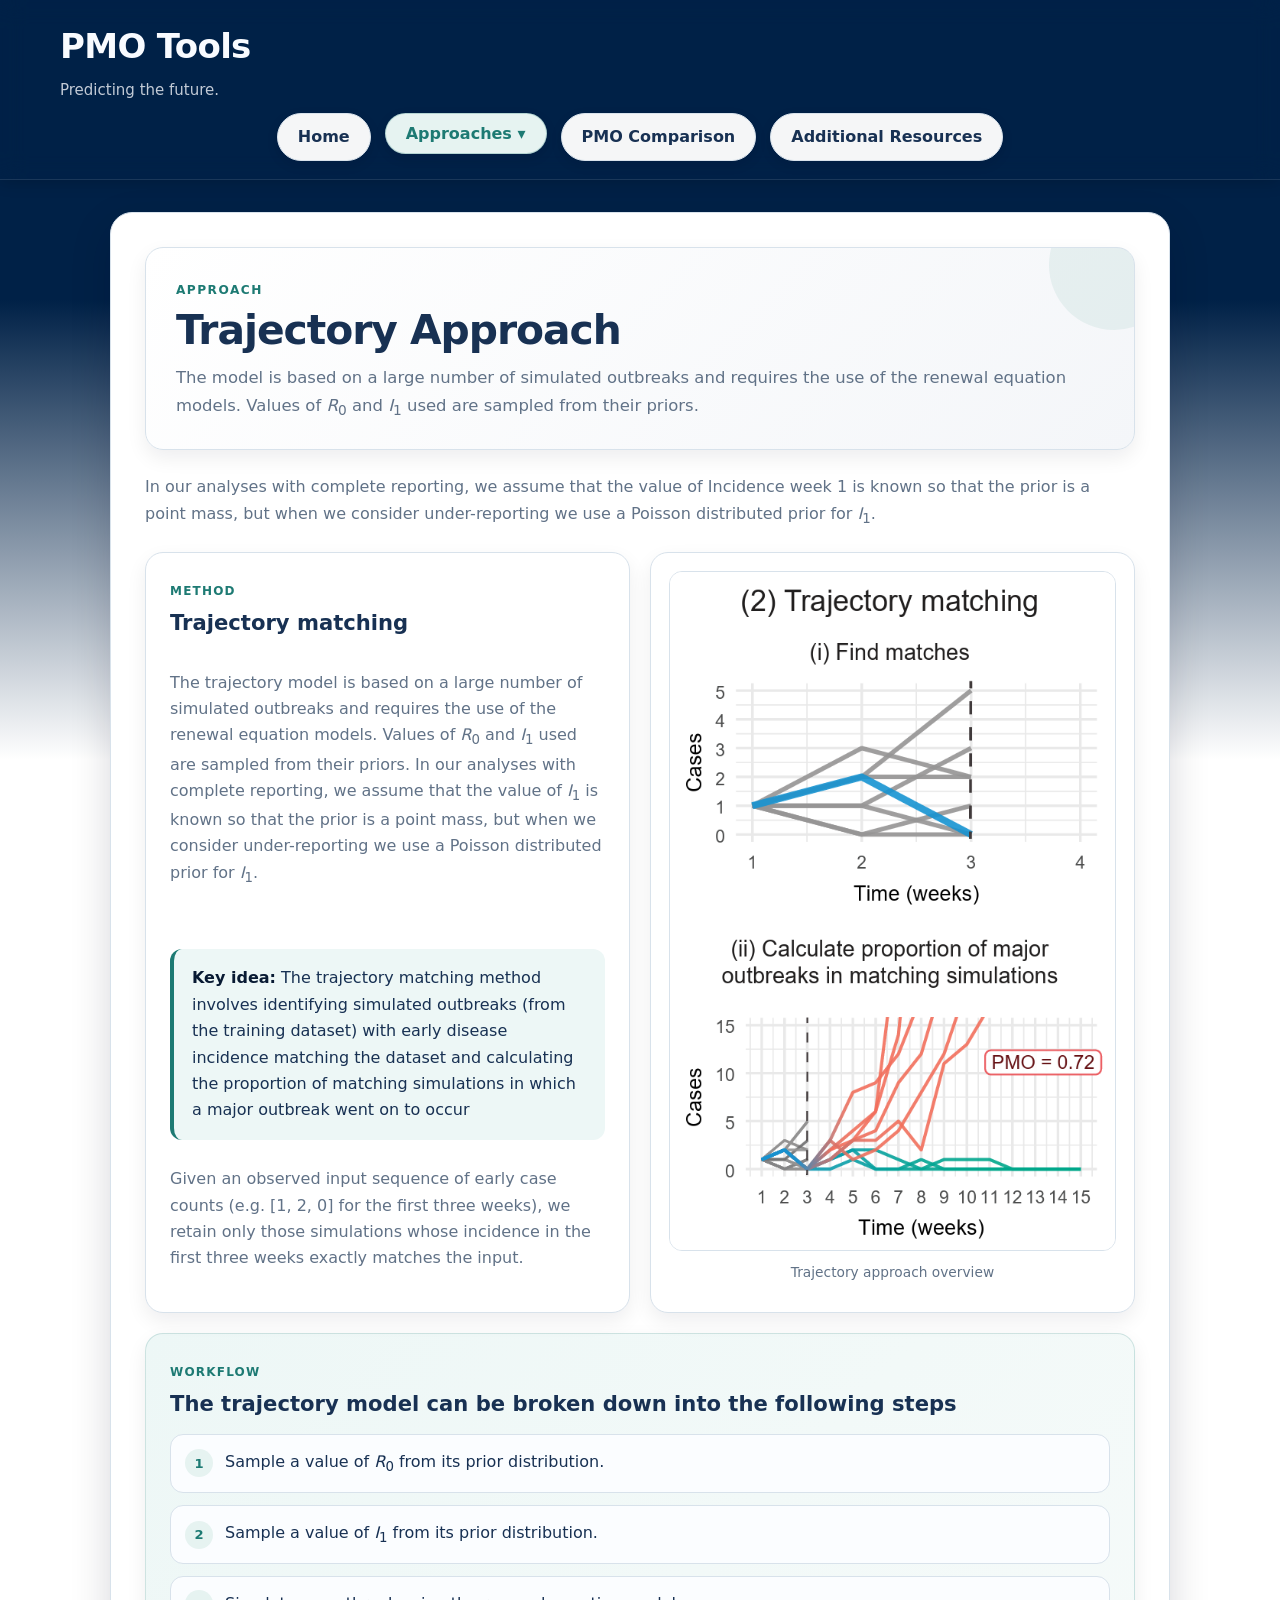
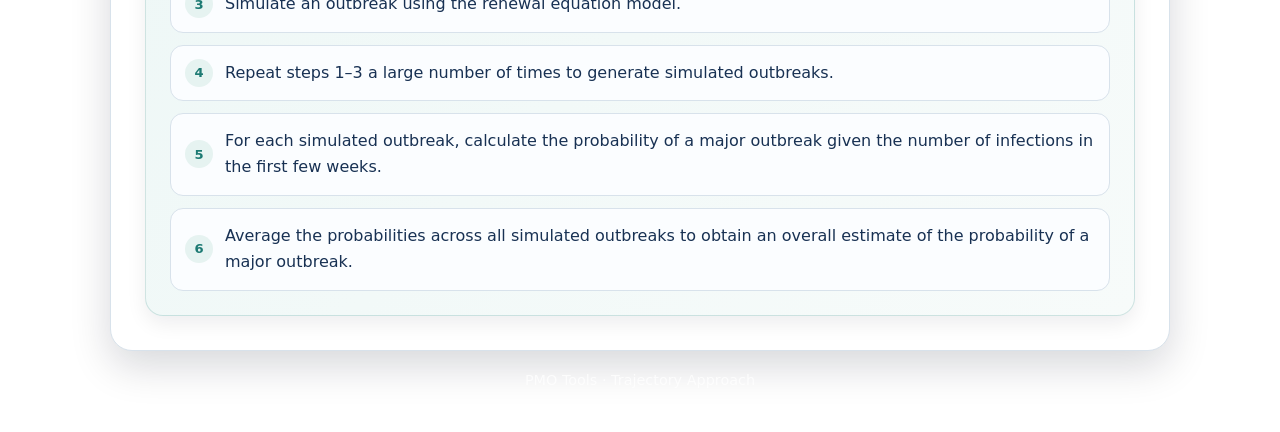
<file: docs/trajapproach.html>
<!DOCTYPE html>
<html lang="en">
<head>
  <meta charset="utf-8">
  <meta name="viewport" content="width=device-width, initial-scale=1">
  <title>Trajectory Approach | PMO Tools</title>
  <style>
    :root { 
      --bg: #002147;
      --bg-2: #ffffff;
      --panel-strong: #ffffff;
      --primary: #1d7a73;
      --primary-hover: #165f5a;
      --text: #183153;
      --text-dark: #081a33;
      --text-inverse: #f8fbff;
      --muted: #617287;
      --border: #d8e2eb;
      --nav-bg: rgba(0, 33, 71, 0.82);
      --soft: #eef4f8;
      --soft-2: #e6f3f1;
      --title-bg: linear-gradient(135deg, #ffffff 0%, #f4f6f9 100%);
      --accent-bg: linear-gradient(135deg, #edf7f6 0%, #f7fbfa 100%);
      --shadow: 0 15px 40px rgba(2, 14, 30, 0.16);
      --shadow-soft: 0 8px 20px rgba(2, 14, 30, 0.07);
      --radius: 18px;
    }

    * { box-sizing: border-box; }

    html { scroll-behavior: smooth; }

    body {
      margin: 0;
      font-family: system-ui, -apple-system, BlinkMacSystemFont, "Segoe UI", sans-serif;
      background: linear-gradient(180deg, var(--bg) 0 300px, var(--bg-2) 760px);
      color: var(--text);
      line-height: 1.65;
      padding-bottom: 40px;
    }

    a { color: inherit; }

    .site-header {
      width: 100%;
      position: sticky;
      top: 0;
      z-index: 20;
      background: var(--nav-bg);
      backdrop-filter: blur(12px);
      border-bottom: 1px solid rgba(255, 255, 255, 0.10);
      box-shadow: 0 2px 15px rgba(0, 0, 0, 0.18);
    }

    .header-inner {
      max-width: 1200px;
      margin: 0 auto;
      padding: 18px 20px 10px;
      display: flex;
      align-items: center;
    }

    .brand {
      text-decoration: none;
    }

    .site-brand {
      font-size: 34px;
      font-weight: 700;
      color: var(--text-inverse);
      letter-spacing: -0.02em;
    }

    .site-tagline {
      margin-top: 4px;
      font-size: 15px;
      color: rgba(248, 251, 255, 0.78);
    }

    .site-nav {
      display: flex;
      justify-content: center;
      gap: 14px;
      padding: 0 20px 18px;
      flex-wrap: wrap;
    }

    .navblock {
      display: inline-block;
      background: rgba(255, 255, 255, 0.96);
      padding: 10px 20px;
      border-radius: 999px;
      border: 1px solid var(--border);
      text-decoration: none;
      color: var(--text);
      font-weight: 650;
      box-shadow: 0 4px 12px rgba(2, 14, 30, 0.10);
      transition: transform 0.2s ease, background 0.2s ease, color 0.2s ease, border-color 0.2s ease;
    }

    .navblock:hover,
    .navblock:focus-visible {
      background: var(--soft);
      border-color: #c6d3df;
      transform: translateY(-2px);
      outline: none;
    }

    .navblock.active {
      background: var(--soft-2);
      color: var(--primary);
      border-color: rgba(29, 122, 115, 0.25);
    }

    .dropdown { position: relative; display: inline-block; }

    .dropdown-btn {
      appearance: none;
      -webkit-appearance: none;
      font-family: inherit;
      font-size: inherit;
      cursor: pointer;
      margin: 0;
    }

    .dropdown-menu {
      display: none;
      position: absolute;
      top: calc(100% + 6px);
      left: 50%;
      transform: translateX(-50%);
      min-width: 220px;
      padding: 8px;
      background: #ffffff;
      border: 1px solid var(--border);
      border-radius: 14px;
      box-shadow: var(--shadow-soft);
    }

    .dropdown-menu a {
      display: block;
      padding: 11px 14px;
      border-radius: 10px;
      color: var(--text);
      text-decoration: none;
      font-weight: 600;
      white-space: nowrap;
    }

    .dropdown-menu a:hover,
    .dropdown-menu a:focus-visible {
      background: var(--soft);
      color: var(--primary);
      outline: none;
    }

    .dropdown:hover .dropdown-menu,
    .dropdown:focus-within .dropdown-menu { display: block; }

    .dropdown:hover .dropdown-btn,
    .dropdown:focus-within .dropdown-btn {
      background: var(--soft);
      border-color: #c6d3df;
      transform: translateY(-2px);
    }

    main {
      max-width: 1100px;
      margin: 32px auto 0;
      padding: 0 20px;
    }

    .app-card {
      background: var(--panel-strong);
      padding: 34px;
      border-radius: 22px;
      border: 1px solid var(--border);
      box-shadow: var(--shadow);
    }

    .title-banner {
      position: relative;
      overflow: hidden;
      background: var(--title-bg);
      border-radius: 18px;
      padding: 28px 30px;
      margin-bottom: 24px;
      border: 1px solid var(--border);
      box-shadow: var(--shadow-soft);
    }

    .title-banner::after {
      content: "";
      position: absolute;
      width: 130px;
      height: 130px;
      border-radius: 50%;
      right: -45px;
      top: -48px;
      background: rgba(29, 122, 115, 0.08);
    }

    .eyebrow {
      display: inline-block;
      margin-bottom: 8px;
      color: var(--primary);
      font-size: 0.76rem;
      font-weight: 800;
      letter-spacing: 0.12em;
      text-transform: uppercase;
    }

    .title-banner h1 {
      position: relative;
      z-index: 1;
      margin: 0;
      font-size: clamp(2rem, 4vw, 2.55rem);
      color: var(--text);
      line-height: 1.08;
      letter-spacing: -0.025em;
    }

    .title-banner p {
      position: relative;
      z-index: 1;
      margin: 12px 0 0;
      color: var(--muted);
      font-size: 1.03rem;
      max-width: 900px;
    }

    .intro {
      margin: 0 0 22px;
      color: var(--muted);
      font-size: 1rem;
    }

.content-grid {
  display: grid;
  grid-template-columns: 1fr 1fr;
  gap: 20px;
  align-items: stretch;
}
.figure-card {
  height: 100%;
}

.figure-card img {
  width: 100%;
  display: block;
}
    .section-card {
      background: #ffffff;
      border: 1px solid var(--border);
      border-radius: 18px;
      padding: 24px;
      box-shadow: var(--shadow-soft);
    }

    .section-card.accent {
      background: var(--accent-bg);
      border-color: rgba(29, 122, 115, 0.18);
    }

    .section-card h2 {
      margin: 0 0 8px;
      font-size: 1.32rem;
      color: var(--text);
      line-height: 1.2;
    }

    .section-card > p {
      margin: 0 0 16px;
      color: var(--muted);
    }

    .section-label {
      display: inline-block;
      margin-bottom: 8px;
      color: var(--primary);
      font-size: 0.75rem;
      font-weight: 800;
      letter-spacing: 0.10em;
      text-transform: uppercase;
    }

    .steps {
      list-style: none;
      margin: 18px 0 0;
      padding: 0;
      counter-reset: trajectory-step;
      display: grid;
      gap: 12px;
    }

    .steps li {
      position: relative;
      counter-increment: trajectory-step;
      padding: 14px 14px 14px 54px;
      border: 1px solid var(--border);
      border-radius: 13px;
      background: #fbfdff;
      color: var(--text);
    }

    .steps li::before {
      content: counter(trajectory-step);
      position: absolute;
      left: 14px;
      top: 50%;
      transform: translateY(-50%);
      width: 28px;
      height: 28px;
      display: grid;
      place-items: center;
      border-radius: 50%;
      background: var(--soft-2);
      color: var(--primary);
      font-size: 0.82rem;
      font-weight: 800;
    }

    .callout {
      margin-top: 18px;
      padding: 16px 18px;
      border-left: 4px solid var(--primary);
      border-radius: 12px;
      background: #edf7f6;
      color: var(--text);
    }

    .callout strong { color: var(--text-dark); }

    .figure-card {
      padding: 18px;
      background: #ffffff;
      border: 1px solid var(--border);
      border-radius: 18px;
      box-shadow: var(--shadow-soft);
    }

    .figure-card figure { margin: 0; }

    .figure-card img {
      display: block;
      width: 100%;
      height: auto;
      border-radius: 13px;
      border: 1px solid var(--border);
      background: #f8fbff;
    }

    .figure-card figcaption {
      margin-top: 10px;
      color: var(--muted);
      font-size: 0.86rem;
      text-align: center;
    }

    .footer {
      max-width: 1100px;
      margin: 18px auto 0;
      padding: 0 20px;
      color: rgba(255, 255, 255, 0.74);
      text-align: center;
      font-size: 0.9rem;
    }

    @media (max-width: 860px) {
      .content-grid { grid-template-columns: 1fr; }
    }

    @media (max-width: 720px) {
      body { background: linear-gradient(180deg, var(--bg) 0 260px, var(--bg-2) 640px); }
      .site-nav { gap: 10px; }
      .header-inner { padding-top: 14px; }
      .site-brand { font-size: 26px; }
      .app-card { padding: 22px; }
      .title-banner { padding: 22px; }
      .dropdown-menu { left: 0; transform: none; }
    }
  </style>
</head>

<body>
  <header class="site-header">
    <div class="header-inner">
      <a class="brand" href="index.html" aria-label="PMO Tools home">
        <div class="site-brand">PMO Tools</div>
        <div class="site-tagline">Predicting the future.</div>
      </a>
    </div>

    <nav class="site-nav" aria-label="Primary">
      <a href="index.html" class="navblock">Home</a>

      <div class="dropdown">
        <button class="navblock dropdown-btn active" type="button" aria-haspopup="true" aria-expanded="false">
          Approaches ▾
        </button>
        <div class="dropdown-menu">
          <a href="approaches.html">Approaches</a>
          <a href="Analyticalmeth.html">Analytical</a>
          <a href="trajapproach.html">Trajectory</a>
          <a href="ML.html">Machine Learning</a>
        </div>
      </div>

      <a href="PMO.html" class="navblock">PMO Comparison</a>
      <a href="Additional.html" class="navblock">Additional Resources</a>
    </nav>
  </header>

  <main>
    <section class="app-card" aria-labelledby="trajectory-title">
      <div class="title-banner">
        <span class="eyebrow">Approach</span>
        <h1 id="trajectory-title">Trajectory Approach</h1>
        <p>
          The model is based on a large number of simulated outbreaks and requires the use of the renewal equation models. Values of <i>R</i><sub>0</sub> and <i>I</i><sub>1</sub> used are sampled from their priors.
        </p>
      </div>

      <p class="intro">
        In our analyses with complete reporting, we assume that the value of Incidence week 1 is known so that the prior is a point mass, but when we consider under-reporting we use a Poisson distributed prior for <i>I</i><sub>1</sub>.
      </p>

      <div class="content-grid">
        <article class="section-card">
          <span class="section-label">Method</span>
          <h2>Trajectory matching</h2>
          <br>
          <p>
            The trajectory model is based on a large number of simulated outbreaks and requires the use of the renewal equation models. Values of <i>R</i><sub>0</sub> and <i>I</i><sub>1</sub> used are sampled from their priors. In our analyses with complete reporting, we assume that the value of <i>I</i><sub>1</sub> is known so that the prior is a point mass, but when we consider under-reporting we use a Poisson distributed prior for <i>I</i><sub>1</sub>.
          </p>
<br>
          <div class="callout">
            <strong>Key idea:</strong> The trajectory matching method involves identifying simulated outbreaks (from the training dataset) with early disease incidence matching the dataset and calculating the proportion of matching simulations in which a major outbreak went on to occur
          </div>
          <br>
           <p>Given an
observed input sequence of early case counts (e.g. [1, 2, 0] for the first three weeks), we retain only those simulations
whose incidence in the first three weeks exactly matches the input.</p>
        </article>
        <aside class="figure-card">
          <figure>
            <img src="trajapproachimage.png" alt="Diagram illustrating the trajectory approach">
            <figcaption>Trajectory approach overview</figcaption>
          </figure>
        </aside>
      </div>

      <section class="section-card accent" style="margin-top:20px;">
        <span class="section-label">Workflow</span>
        <h2>The trajectory model can be broken down into the following steps</h2>

        <ol class="steps">
          <li>Sample a value of <i>R</i><sub>0</sub> from its prior distribution.</li>
          <li>Sample a value of <i>I</i><sub>1</sub> from its prior distribution.</li>
          <li>Simulate an outbreak using the renewal equation model.</li>
          <li>Repeat steps 1–3 a large number of times to generate simulated outbreaks.</li>
          <li>For each simulated outbreak, calculate the probability of a major outbreak given the number of infections in the first few weeks.</li>
          <li>Average the probabilities across all simulated outbreaks to obtain an overall estimate of the probability of a major outbreak.</li>
        </ol>
      </section>
    </section>
  </main>

  <footer class="footer">
    PMO Tools · Trajectory Approach
  </footer>
</body>
</html>
</file>
